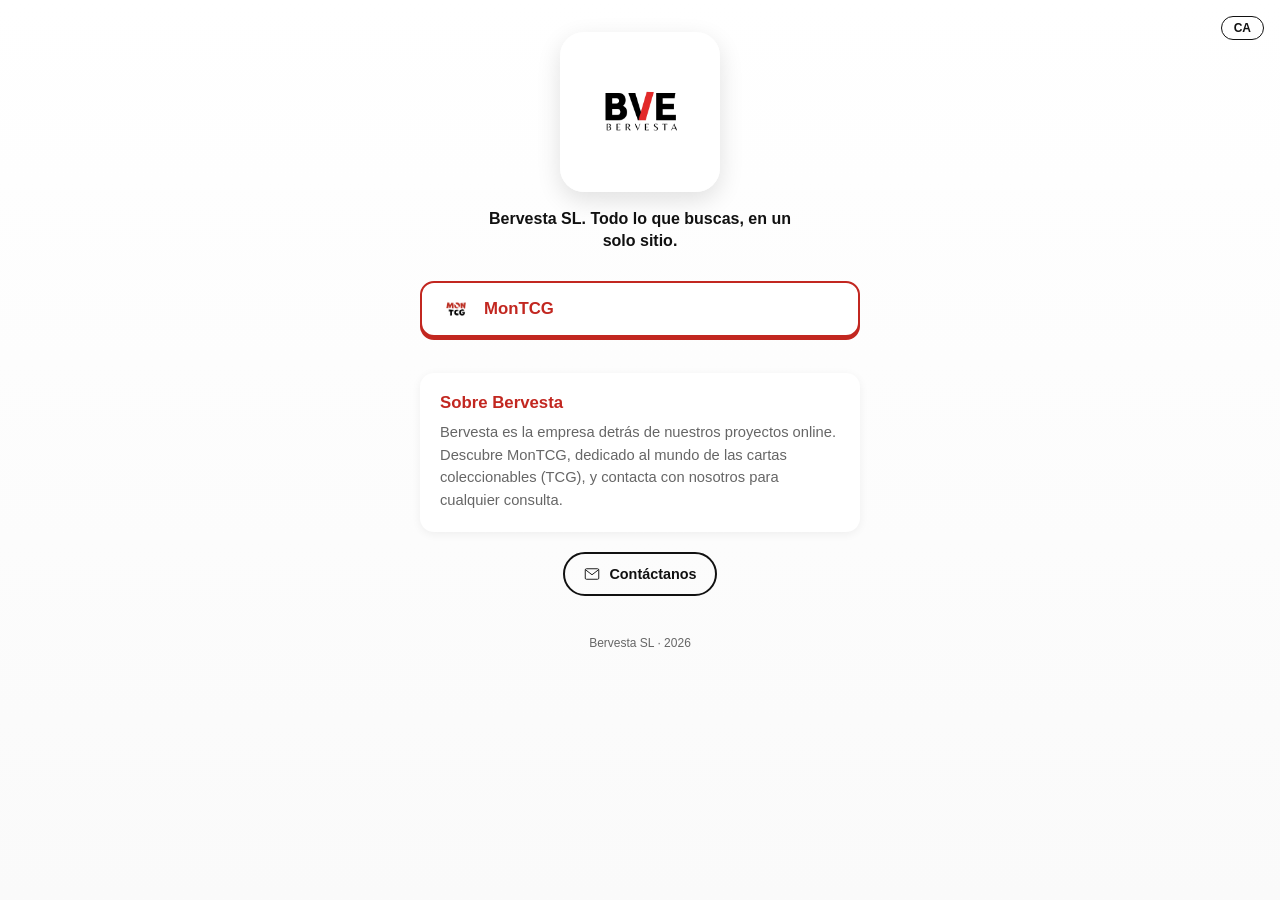
<file: index.html>
<!DOCTYPE html>
<html lang="es">
<head>
  <meta charset="UTF-8">
  <meta name="viewport" content="width=device-width, initial-scale=1.0">
  <title>Bervesta</title>
  <meta name="description" content="Bervesta: nuestros proyectos y enlaces.">

  <!-- Open Graph -->
  <meta property="og:title" content="Bervesta">
  <meta property="og:description" content="Bervesta: nuestros proyectos y enlaces.">
  <meta property="og:image" content="images/bervesta-logo.png">
  <meta property="og:type" content="website">
  <meta name="twitter:card" content="summary">
  <meta name="theme-color" content="#e5342a">

  <link rel="alternate" hreflang="es" href="/es/">
  <link rel="alternate" hreflang="ca" href="/ca/">
  <link rel="alternate" hreflang="x-default" href="/">

  <link rel="icon" type="image/png" href="images/bervesta-logo-favicon.png">
  <link rel="stylesheet" href="css/styles.css">
</head>
<body>

  <main class="page">
    <header class="hero">
      <h1 class="sr-only">Bervesta</h1>
      <img class="hero__logo" src="images/bervesta-logo.png" alt="Logo de Bervesta" width="160" height="160">
      <p class="hero__tagline">Redirigiendo…</p>
    </header>

    <noscript>
      <p>
        <a href="es/">Continuar en español</a> · <a href="ca/">Continua en català</a>
      </p>
    </noscript>
  </main>

  <script>
    (function () {
      var lang = (navigator.language || (navigator.languages && navigator.languages[0]) || "es").toLowerCase();
      var target = lang.indexOf("ca") === 0 ? "ca/" : "es/";
      window.location.replace(target);
    })();
  </script>
</body>
</html>
</file>
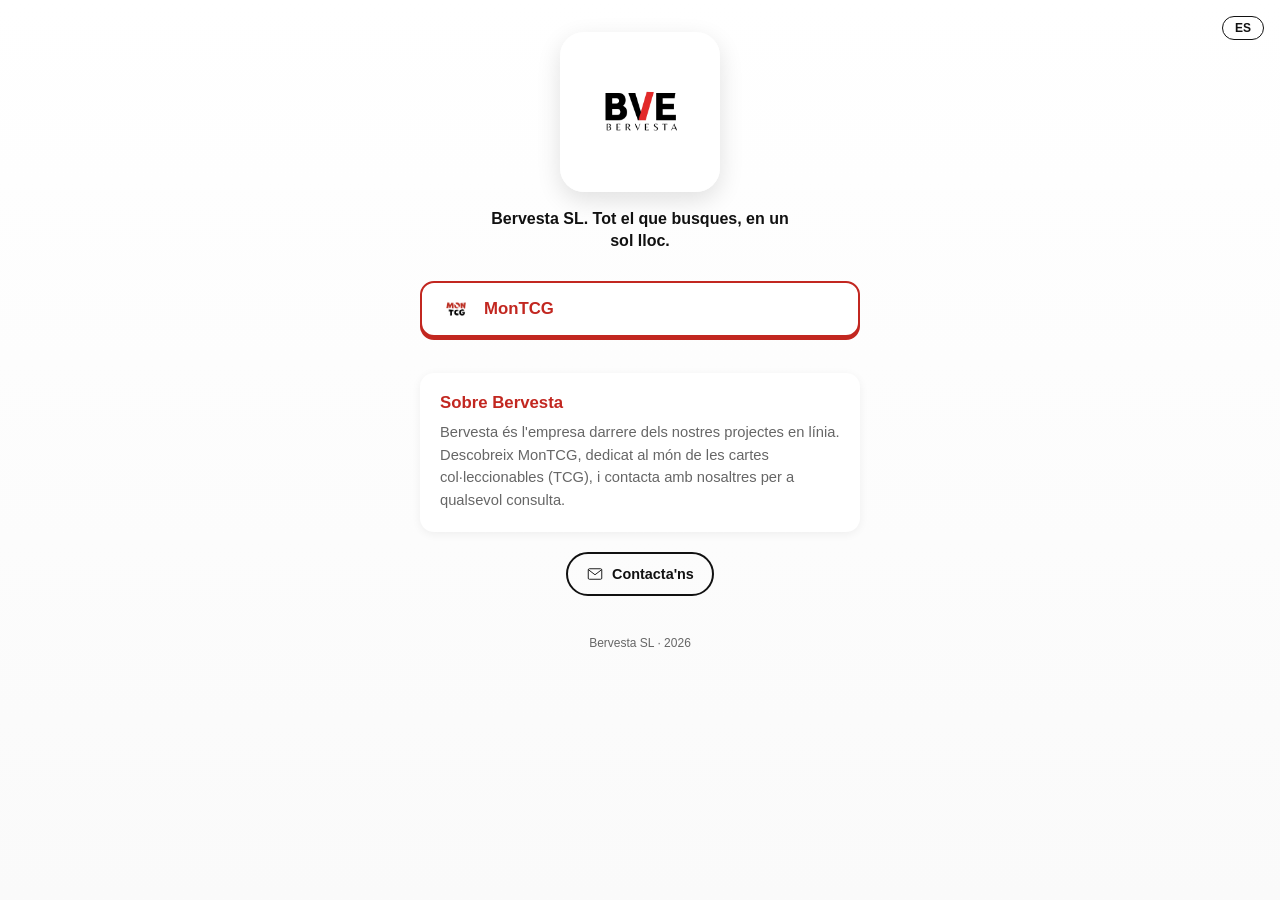
<file: ca/index.html>
<!DOCTYPE html>
<html lang="ca">
<head>
  <meta charset="UTF-8">
  <meta name="viewport" content="width=device-width, initial-scale=1.0">
  <title>Bervesta — Els nostres enllaços</title>
  <meta name="description" content="Bervesta. Troba el nostre projecte MonTCG i contacta amb nosaltres.">

  <!-- Open Graph -->
  <meta property="og:title" content="Bervesta — Els nostres enllaços">
  <meta property="og:description" content="Bervesta. Troba el nostre projecte MonTCG i contacta amb nosaltres.">
  <meta property="og:image" content="../images/bervesta-logo.png">
  <meta property="og:type" content="website">
  <meta name="twitter:card" content="summary">
  <meta name="theme-color" content="#e5342a">

  <link rel="alternate" hreflang="es" href="/es/">
  <link rel="alternate" hreflang="ca" href="/ca/">
  <link rel="alternate" hreflang="x-default" href="/">
  <link rel="canonical" href="/ca/">

  <link rel="icon" type="image/png" href="../images/bervesta-logo-favicon.png">
  <link rel="stylesheet" href="../css/styles.css">
</head>
<body>

  <a class="lang-switch" href="../es/" hreflang="es" lang="es" aria-label="Cambiar a español">ES</a>

  <main class="page">

    <header class="hero">
      <h1 class="sr-only">Bervesta</h1>
      <img class="hero__logo" src="../images/bervesta-logo.png" alt="Logotip de Bervesta" width="160" height="160">
      <p class="hero__tagline">Bervesta SL. Tot el que busques, en un sol lloc.</p>
    </header>

    <section class="links" aria-label="Els nostres enllaços">

      <a class="link-btn link-btn--montcg" href="https://montcg.bervesta.com/ca" aria-label="Visitar MonTCG">
        <span class="link-btn__icon link-btn__icon--img" aria-hidden="true">
          <img src="../images/montcg-logo.png" alt="">
        </span>
        <span class="link-btn__label">MonTCG</span>
      </a>

    </section>

    <section class="about" aria-label="Sobre Bervesta">
      <h2 class="about__title">Sobre Bervesta</h2>
      <p class="about__text">
        Bervesta és l'empresa darrere dels nostres projectes en línia.
        Descobreix MonTCG, dedicat al món de les cartes col·leccionables (TCG),
        i contacta amb nosaltres per a qualsevol consulta.
      </p>
    </section>

    <a class="contact-btn" href="mailto:contacte@bervesta.com" aria-label="Contactar per correu amb Bervesta">
      <span class="contact-btn__icon" aria-hidden="true">
        <svg viewBox="0 0 48 48" fill="none" stroke="currentColor" stroke-width="2.5"><rect x="6" y="10" width="36" height="28" rx="3"/><path d="M7 13l17 13L41 13"/></svg>
      </span>
      Contacta'ns
    </a>

  </main>

  <footer class="site-footer">
    <p class="site-footer__text">Bervesta SL · <span id="year"></span></p>
  </footer>

  <script src="../js/main.js"></script>
</body>
</html>
</file>
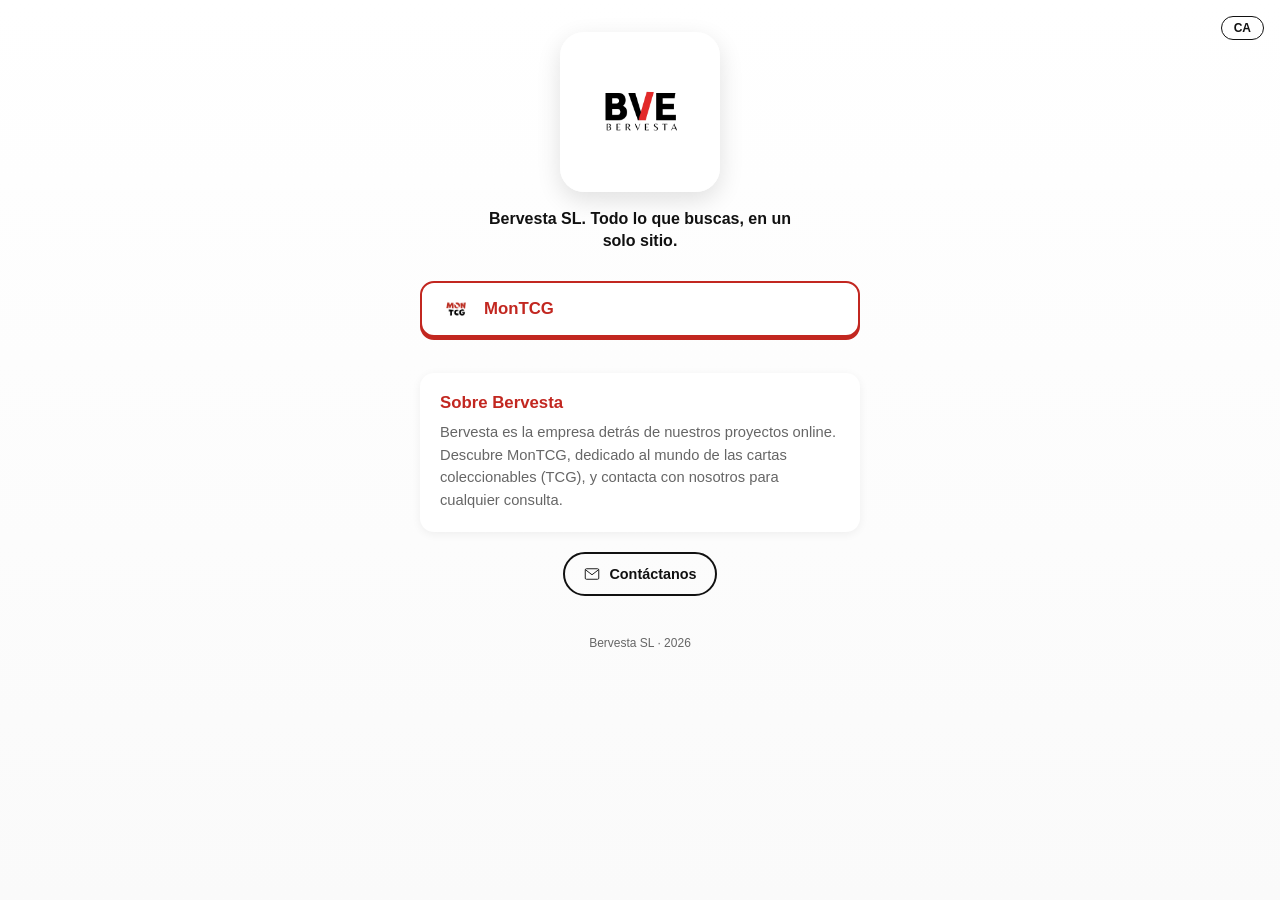
<file: es/index.html>
<!DOCTYPE html>
<html lang="es">
<head>
  <meta charset="UTF-8">
  <meta name="viewport" content="width=device-width, initial-scale=1.0">
  <title>Bervesta — Nuestros enlaces</title>
  <meta name="description" content="Bervesta. Encuentra nuestro proyecto MonTCG y contacta con nosotros.">

  <!-- Open Graph -->
  <meta property="og:title" content="Bervesta — Nuestros enlaces">
  <meta property="og:description" content="Bervesta. Encuentra nuestro proyecto MonTCG y contacta con nosotros.">
  <meta property="og:image" content="../images/bervesta-logo.png">
  <meta property="og:type" content="website">
  <meta name="twitter:card" content="summary">
  <meta name="theme-color" content="#e5342a">

  <link rel="alternate" hreflang="es" href="/es/">
  <link rel="alternate" hreflang="ca" href="/ca/">
  <link rel="alternate" hreflang="x-default" href="/">
  <link rel="canonical" href="/es/">

  <link rel="icon" type="image/png" href="../images/bervesta-logo-favicon.png">
  <link rel="stylesheet" href="../css/styles.css">
</head>
<body>

  <a class="lang-switch" href="../ca/" hreflang="ca" lang="ca" aria-label="Canvia a català">CA</a>

  <main class="page">

    <header class="hero">
      <h1 class="sr-only">Bervesta</h1>
      <img class="hero__logo" src="../images/bervesta-logo.png" alt="Logo de Bervesta" width="160" height="160">
      <p class="hero__tagline">Bervesta SL. Todo lo que buscas, en un solo sitio.</p>
    </header>

    <section class="links" aria-label="Nuestros enlaces">

      <a class="link-btn link-btn--montcg" href="https://montcg.bervesta.com/es" aria-label="Visitar MonTCG">
        <span class="link-btn__icon link-btn__icon--img" aria-hidden="true">
          <img src="../images/montcg-logo.png" alt="">
        </span>
        <span class="link-btn__label">MonTCG</span>
      </a>

    </section>

    <section class="about" aria-label="Sobre Bervesta">
      <h2 class="about__title">Sobre Bervesta</h2>
      <p class="about__text">
        Bervesta es la empresa detrás de nuestros proyectos online.
        Descubre MonTCG, dedicado al mundo de las cartas coleccionables (TCG),
        y contacta con nosotros para cualquier consulta.
      </p>
    </section>

    <a class="contact-btn" href="mailto:contacto@bervesta.com" aria-label="Contactar por email con Bervesta">
      <span class="contact-btn__icon" aria-hidden="true">
        <svg viewBox="0 0 48 48" fill="none" stroke="currentColor" stroke-width="2.5"><rect x="6" y="10" width="36" height="28" rx="3"/><path d="M7 13l17 13L41 13"/></svg>
      </span>
      Contáctanos
    </a>

  </main>

  <footer class="site-footer">
    <p class="site-footer__text">Bervesta SL · <span id="year"></span></p>
  </footer>

  <script src="../js/main.js"></script>
</body>
</html>
</file>
<file: css/styles.css>
:root {
  --color-red: #e5342a;
  --color-red-dark: #c22720;
  --color-black: #111111;
  --color-white: #ffffff;
  --color-grey: #666666;
  --color-bg-soft: #fafafa;
  --radius: 14px;
  --max-width: 480px;
}

* {
  box-sizing: border-box;
}

.sr-only {
  position: absolute;
  width: 1px;
  height: 1px;
  padding: 0;
  margin: -1px;
  overflow: hidden;
  clip: rect(0, 0, 0, 0);
  white-space: nowrap;
  border: 0;
}

html {
  -webkit-text-size-adjust: 100%;
}

body {
  margin: 0;
  min-height: 100vh;
  font-family: "Segoe UI", "Helvetica Neue", Arial, sans-serif;
  background: linear-gradient(180deg, #fff 0%, var(--color-bg-soft) 100%);
  color: var(--color-black);
  display: flex;
  flex-direction: column;
  align-items: center;
}

.page {
  width: 100%;
  max-width: var(--max-width);
  padding: 32px 20px 12px;
  display: flex;
  flex-direction: column;
  align-items: center;
}

/* Language switcher */

.lang-switch {
  position: fixed;
  top: 16px;
  right: 16px;
  z-index: 10;
  padding: 4px 12px;
  border-radius: 999px;
  border: 1.5px solid var(--color-black);
  background: var(--color-white);
  color: var(--color-black);
  font-size: 0.75rem;
  font-weight: 700;
  text-decoration: none;
  transition: background 0.15s ease, color 0.15s ease;
}

.lang-switch:hover,
.lang-switch:focus-visible {
  background: var(--color-black);
  color: var(--color-white);
}

/* Hero */

.hero {
  display: flex;
  flex-direction: column;
  align-items: center;
  text-align: center;
  opacity: 0;
  transform: translateY(-12px);
  animation: fade-in-down 0.6s ease-out forwards;
}

.hero__logo {
  width: 140px;
  height: 140px;
  object-fit: contain;
  border-radius: 24px;
  box-shadow: 0 8px 24px rgba(0, 0, 0, 0.12);
  background: var(--color-white);
}

.hero__tagline {
  margin: 16px 0 0;
  font-size: 1rem;
  font-weight: 600;
  color: var(--color-black);
  max-width: 320px;
  line-height: 1.4;
}

/* Links */

.links {
  width: 100%;
  margin-top: 28px;
  display: flex;
  flex-direction: column;
  gap: 14px;
}

.link-btn {
  --btn-color: var(--color-black);
  display: flex;
  align-items: center;
  gap: 14px;
  width: 100%;
  min-height: 56px;
  padding: 12px 20px;
  border-radius: var(--radius);
  background: var(--color-white);
  border: 2px solid var(--btn-color);
  color: var(--btn-color);
  text-decoration: none;
  font-weight: 700;
  font-size: 1.05rem;
  box-shadow: 0 3px 0 var(--btn-color);
  transition: transform 0.15s ease, box-shadow 0.15s ease, background 0.15s ease, color 0.15s ease;
  opacity: 0;
  transform: translateY(14px);
  animation: fade-in-up 0.5s ease-out forwards;
}

.links .link-btn:nth-child(1) { animation-delay: 0.05s; }

.link-btn:hover,
.link-btn:focus-visible {
  background: var(--btn-color);
  color: var(--color-white);
  transform: translateY(2px);
  box-shadow: 0 1px 0 var(--btn-color);
}

.link-btn:active {
  transform: translateY(3px);
  box-shadow: none;
}

.link-btn__icon {
  flex: none;
  width: 28px;
  height: 28px;
  display: inline-flex;
}
.link-btn__icon svg {
  width: 100%;
  height: 100%;
}

.link-btn__icon--img {
  border-radius: 8px;
  overflow: hidden;
  background: var(--color-white);
}
.link-btn__icon--img img {
  width: 100%;
  height: 100%;
  object-fit: cover;
  display: block;
}

.link-btn__label {
  flex: 1;
}

.link-btn--montcg { --btn-color: var(--color-red-dark); }

/* About */

.about {
  width: 100%;
  margin-top: 36px;
  padding: 20px;
  background: var(--color-white);
  border-radius: var(--radius);
  box-shadow: 0 2px 10px rgba(0, 0, 0, 0.06);
  opacity: 0;
  animation: fade-in-up 0.5s ease-out forwards;
  animation-delay: 0.35s;
}

.about__title {
  margin: 0 0 8px;
  font-size: 1.05rem;
  color: var(--color-red-dark);
}

.about__text {
  margin: 0;
  font-size: 0.92rem;
  line-height: 1.55;
  color: var(--color-grey);
}

/* Contact */

.contact-btn {
  margin-top: 20px;
  display: inline-flex;
  align-items: center;
  justify-content: center;
  gap: 8px;
  min-height: 44px;
  padding: 10px 18px;
  border-radius: 999px;
  background: transparent;
  border: 2px solid var(--color-black);
  color: var(--color-black);
  font-weight: 600;
  font-size: 0.9rem;
  text-decoration: none;
  transition: background 0.15s ease, color 0.15s ease;
  opacity: 0;
  animation: fade-in-up 0.5s ease-out forwards;
  animation-delay: 0.42s;
}

.contact-btn:hover,
.contact-btn:focus-visible {
  background: var(--color-black);
  color: var(--color-white);
}

.contact-btn__icon {
  width: 18px;
  height: 18px;
  display: inline-flex;
}
.contact-btn__icon svg {
  width: 100%;
  height: 100%;
}

/* Footer */

.site-footer {
  width: 100%;
  max-width: var(--max-width);
  margin-top: 16px;
  padding: 12px 20px 32px;
  display: flex;
  flex-direction: column;
  align-items: center;
  gap: 6px;
  text-align: center;
}

.site-footer__text {
  margin: 0;
  font-size: 0.75rem;
  color: var(--color-grey);
}

/* Animations */

@keyframes fade-in-up {
  from {
    opacity: 0;
    transform: translateY(14px);
  }
  to {
    opacity: 1;
    transform: translateY(0);
  }
}

@keyframes fade-in-down {
  from {
    opacity: 0;
    transform: translateY(-12px);
  }
  to {
    opacity: 1;
    transform: translateY(0);
  }
}

@media (min-width: 540px) {
  .hero__logo {
    width: 160px;
    height: 160px;
  }
}

@media (prefers-reduced-motion: reduce) {
  .hero,
  .link-btn,
  .about,
  .contact-btn {
    animation: none;
    opacity: 1;
    transform: none;
  }
}
</file>
